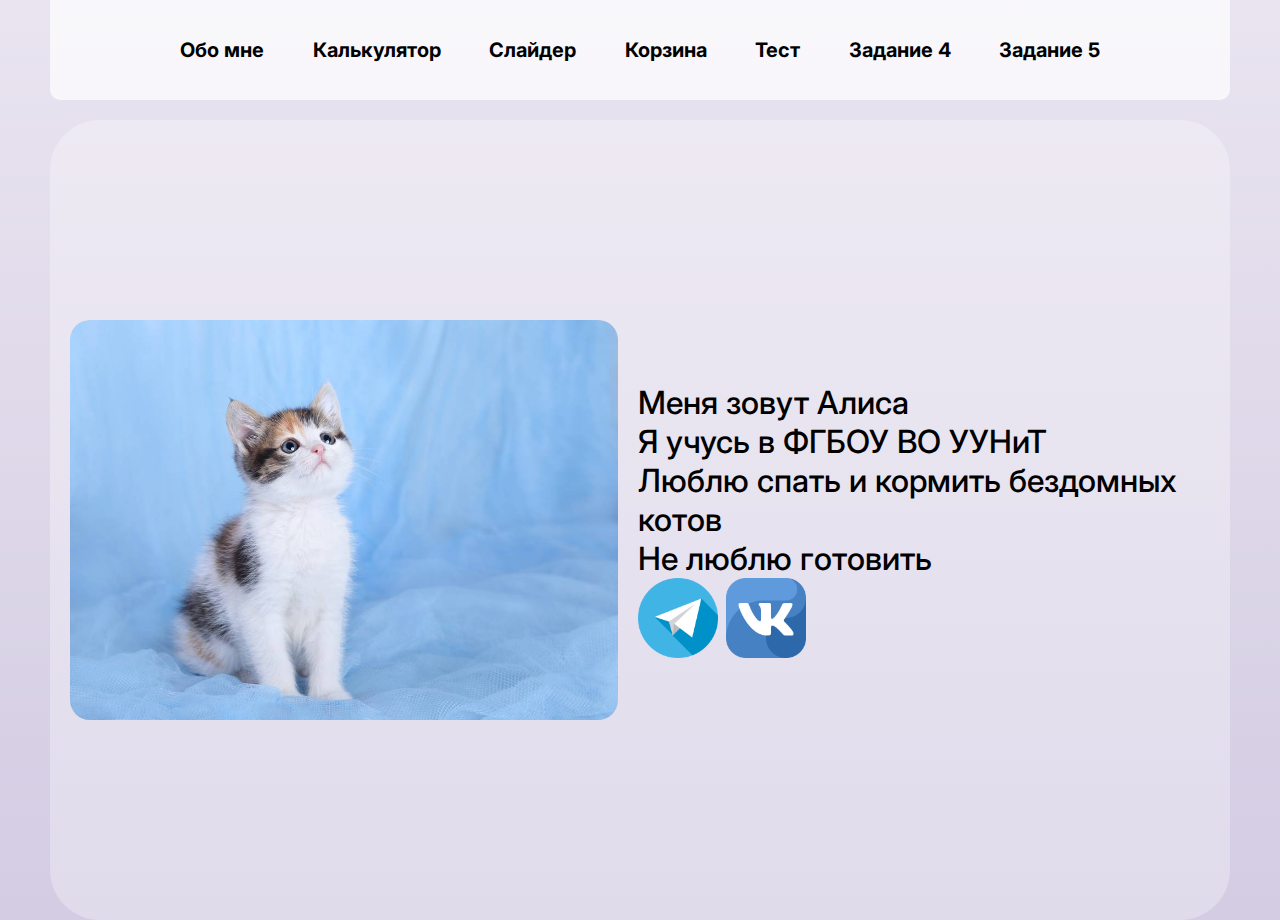
<file: index.html>
<!DOCTYPE html>
<html lang="ru">
  <head>
    <meta charset="UTF-8" />
    <meta name="viewport" content="width=device-width, initial-scale=1.0" />
    <link rel="stylesheet" href="css/main.css" />
    <title>Главная</title>
  </head>
  <body class="body">
    <div class="container">
      <nav class="nav">
        <ul class="nav__list">
          <li class="nav__item">
            <a href="./html/about.html" class="nav__link">Обо мне</a>
          </li>
          <li class="nav__item">
            <a href="./html/calc.html" class="nav__link">Калькулятор</a>
          </li>
          <li class="nav__item">
            <a href="./html/slider.html" class="nav__link">Слайдер</a>
          </li>
          <li class="nav__item">
            <a href="./html/cart.html" class="nav__link">Корзина</a>
          </li>
          <li class="nav__item">
            <a href="./html/test.html" class="nav__link">Тест</a>
          </li>
          <li class="nav__item">
            <a href="./html/task4.html" class="nav__link">Задание 4</a>
          </li>
          <li class="nav__item">
            <a href="./html/task5.html" class="nav__link">Задание 5</a>
          </li>
        </ul>
      </nav>
      <div class="content">
        <img src="img/me.jpg" alt="me" class="my__photo" />
        <ul class="my__descr">
          <li class="descr__item">Меня зовут Алиса</li>
          <li class="descr__item">Я учусь в ФГБОУ ВО УУНиТ</li>
          <li class="descr__item">Люблю спать и кормить бездомных котов</li>
          <li class="descr__item">Не люблю готовить</li>
          <li class="descr__item">
            <div class="soc__links">
              <a href="https://t.me/alice_gilazova">
                <img src="/img/telegram.png" alt="" />
              </a>
              <a href="https://vk.com/id196371620">
                <img src="img/vk.png" alt="" />
              </a>
            </div>
          </li>
        </ul>
      </div>
    </div>
  </body>
</html>
</file>
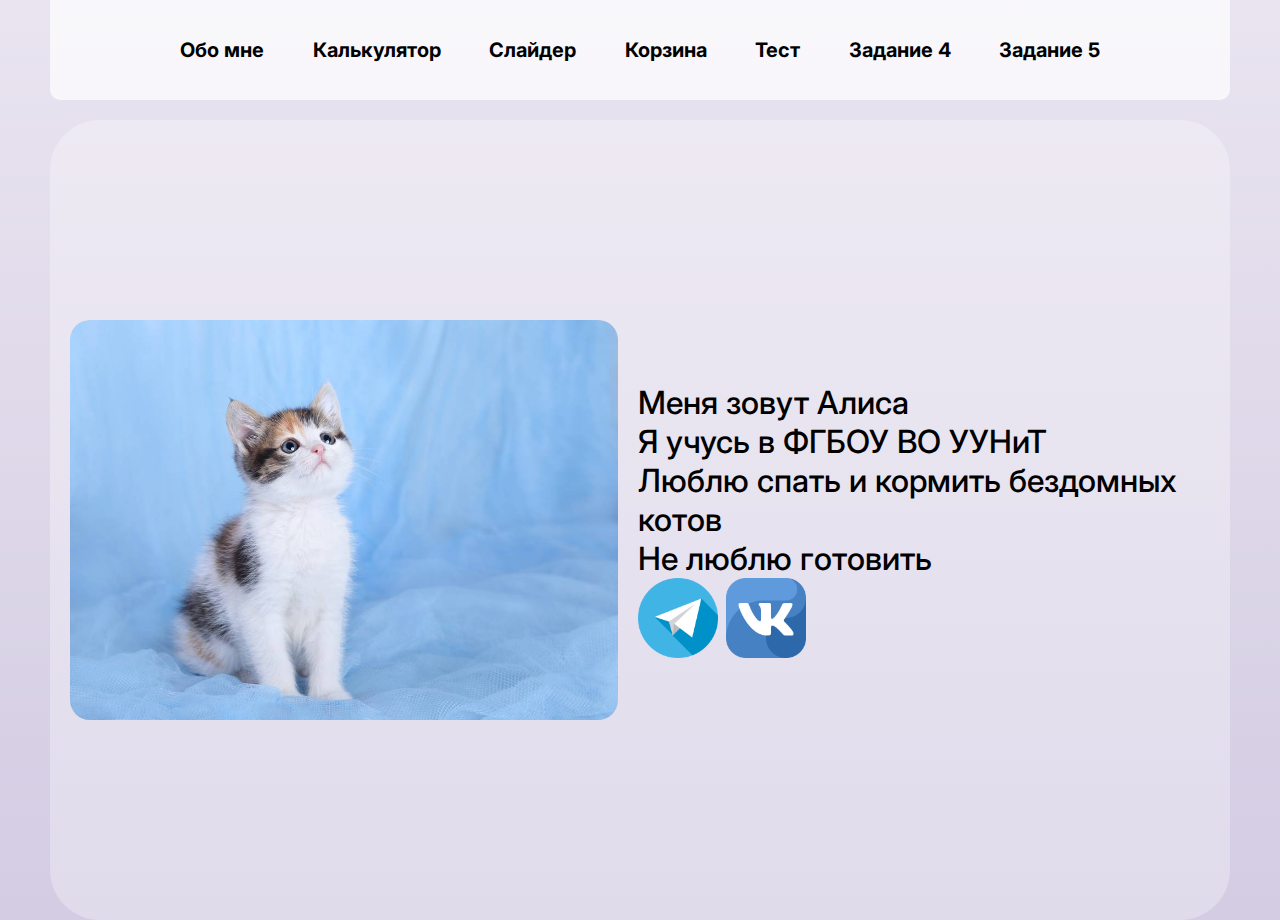
<file: html/about.html>
<!DOCTYPE html>
<html lang="ru">
  <head>
    <meta charset="UTF-8" />
    <meta name="viewport" content="width=device-width, initial-scale=1.0" />
    <link rel="stylesheet" href="../css/main.css" />
    <title>Обо мне</title>
  </head>
  <body class="body">
    <div class="container">
      <nav class="nav">
        <ul class="nav__list">
          <li class="nav__item">
            <a href="./about.html" class="nav__link">Обо мне</a>
          </li>
          <li class="nav__item">
            <a href="./calc.html" class="nav__link">Калькулятор</a>
          </li>
          <li class="nav__item">
            <a href="./slider.html" class="nav__link">Слайдер</a>
          </li>
          <li class="nav__item">
            <a href="./cart.html" class="nav__link">Корзина</a>
          </li>
          <li class="nav__item">
            <a href="./test.html" class="nav__link">Тест</a>
          </li>
          <li class="nav__item">
            <a href="./task4.html" class="nav__link">Задание 4</a>
          </li>
          <li class="nav__item">
            <a href="./task5.html" class="nav__link">Задание 5</a>
          </li>
        </ul>
      </nav>
      <div class="content">
        <img src="../img/me.jpg" alt="me" class="my__photo" />
        <ul class="my__descr">
          <li class="descr__item">Меня зовут Алиса</li>
          <li class="descr__item">Я учусь в ФГБОУ ВО УУНиТ</li>
          <li class="descr__item">Люблю спать и кормить бездомных котов</li>
          <li class="descr__item">Не люблю готовить</li>
          <li class="descr__item">
            <div class="soc__links">
              <a href="https://t.me/alice_gilazova">
                <img src="../img/telegram.png" alt="" />
              </a>
              <a href="https://vk.com/id196371620">
                <img src="../img/vk.png" alt="" />
              </a>
            </div>
          </li>
        </ul>
      </div>
    </div>
  </body>
</html>
</file>
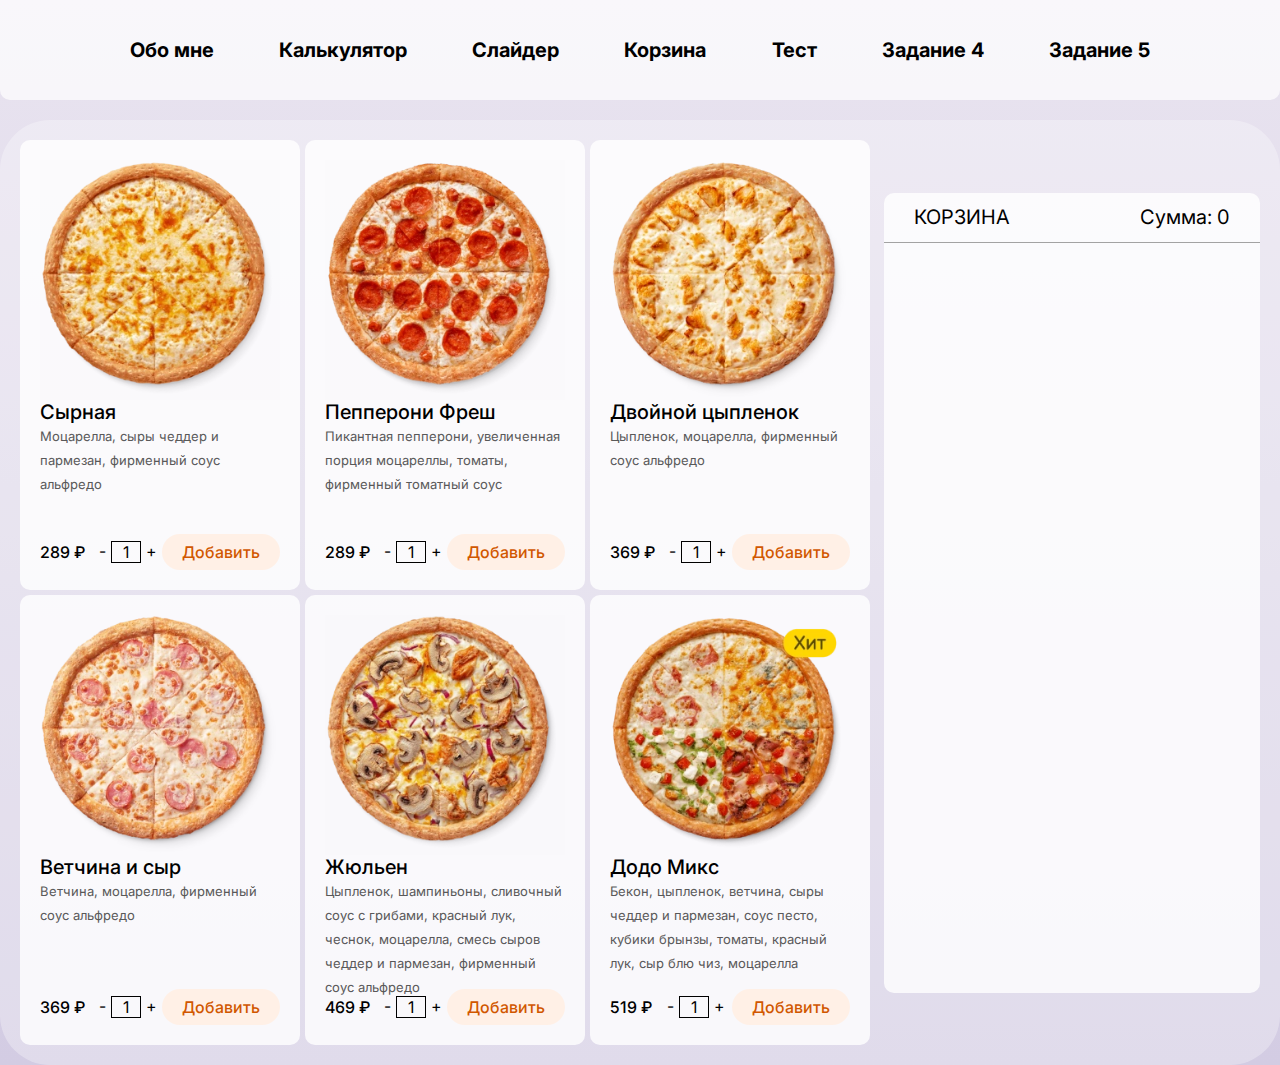
<file: html/cart.html>
<!DOCTYPE html>
<html lang="ru">
  <head>
    <meta charset="UTF-8" />
    <meta name="viewport" content="width=device-width, initial-scale=1.0" />
    <title>Корзина</title>
    <link rel="stylesheet" href="../css/main.css" />
  </head>
  <body class="body">
    <div class="container cart__container">
      <nav class="nav">
        <ul class="nav__list">
          <li class="nav__item">
            <a href="./about.html" class="nav__link">Обо мне</a>
          </li>
          <li class="nav__item">
            <a href="./calc.html" class="nav__link">Калькулятор</a>
          </li>
          <li class="nav__item">
            <a href="./slider.html" class="nav__link">Слайдер</a>
          </li>
          <li class="nav__item">
            <a href="./cart.html" class="nav__link">Корзина</a>
          </li>
          <li class="nav__item">
            <a href="./test.html" class="nav__link">Тест</a>
          </li>
          <li class="nav__item">
            <a href="./task4.html" class="nav__link">Задание 4</a>
          </li>
          <li class="nav__item">
            <a href="./task5.html" class="nav__link">Задание 5</a>
          </li>
        </ul>
      </nav>
      <div class="content">
        <div class="cards">
          <div class="card">
            <img src="../img/1.webp" alt="" class="card__image" />
            <div class="card__title">Сырная</div>
            <div class="card__descr">
              Моцарелла, сыры чеддер и пармезан, фирменный соус альфредо
            </div>
            <div class="card__bottom">
              <div class="card__price">289 ₽</div>
              <div class="card__quantity">
                <div class="card__quantity__btn">-</div>
                <input class="card__quantity__input" type="text" value="1" />
                <div class="card__quantity__btn">+</div>
              </div>
              <div class="card__btn">Добавить</div>
            </div>
          </div>
          <div class="card">
            <img src="../img/2.webp" alt="" class="card__image" />
            <div class="card__title">Пепперони Фреш</div>
            <div class="card__descr">
              Пикантная пепперони, увеличенная порция моцареллы, томаты,
              фирменный томатный соус
            </div>
            <div class="card__bottom">
              <div class="card__price">289 ₽</div>
              <div class="card__quantity">
                <div class="card__quantity__btn">-</div>
                <input class="card__quantity__input" type="text" value="1" />
                <div class="card__quantity__btn">+</div>
              </div>
              <div class="card__btn">Добавить</div>
            </div>
          </div>
          <div class="card">
            <img src="../img/3.webp" alt="" class="card__image" />
            <div class="card__title">Двойной цыпленок</div>
            <div class="card__descr">
              Цыпленок, моцарелла, фирменный соус альфредо
            </div>
            <div class="card__bottom">
              <div class="card__price">369 ₽</div>
              <div class="card__quantity">
                <div class="card__quantity__btn">-</div>
                <input class="card__quantity__input" type="text" value="1" />
                <div class="card__quantity__btn">+</div>
              </div>
              <div class="card__btn">Добавить</div>
            </div>
          </div>
          <div class="card">
            <img src="../img/4.webp" alt="" class="card__image" />
            <div class="card__title">Ветчина и сыр</div>
            <div class="card__descr">
              Ветчина, моцарелла, фирменный соус альфредо
            </div>
            <div class="card__bottom">
              <div class="card__price">369 ₽</div>
              <div class="card__quantity">
                <div class="card__quantity__btn">-</div>
                <input class="card__quantity__input" type="text" value="1" />
                <div class="card__quantity__btn">+</div>
              </div>
              <div class="card__btn">Добавить</div>
            </div>
          </div>
          <div class="card">
            <img src="../img/5.webp" alt="" class="card__image" />
            <div class="card__title">Жюльен</div>
            <div class="card__descr">
              Цыпленок, шампиньоны, сливочный соус с грибами, красный лук,
              чеснок, моцарелла, смесь сыров чеддер и пармезан, фирменный соус
              альфредо
            </div>
            <div class="card__bottom">
              <div class="card__price">469 ₽</div>
              <div class="card__quantity">
                <div class="card__quantity__btn">-</div>
                <input class="card__quantity__input" type="text" value="1" />
                <div class="card__quantity__btn">+</div>
              </div>
              <div class="card__btn">Добавить</div>
            </div>
          </div>
          <div class="card">
            <img src="../img/6.webp" alt="" class="card__image" />
            <div class="card__title">Додо Микс</div>
            <div class="card__descr">
              Бекон, цыпленок, ветчина, сыры чеддер и пармезан, соус песто,
              кубики брынзы, томаты, красный лук, сыр блю чиз, моцарелла
            </div>
            <div class="card__bottom">
              <div class="card__price">519 ₽</div>
              <div class="card__quantity">
                <div class="card__quantity__btn">-</div>
                <input class="card__quantity__input" type="text" value="1" />
                <div class="card__quantity__btn">+</div>
              </div>
              <div class="card__btn">Добавить</div>
            </div>
          </div>
        </div>
        <div class="cart">
          <div class="cart__title">
            <div>КОРЗИНА</div>
            <div class="cart__sum">Сумма: 0</div>
          </div>
          <div class="cart__body"></div>
        </div>
      </div>
    </div>
    <script src="../js/cart.js"></script>
  </body>
</html>
</file>
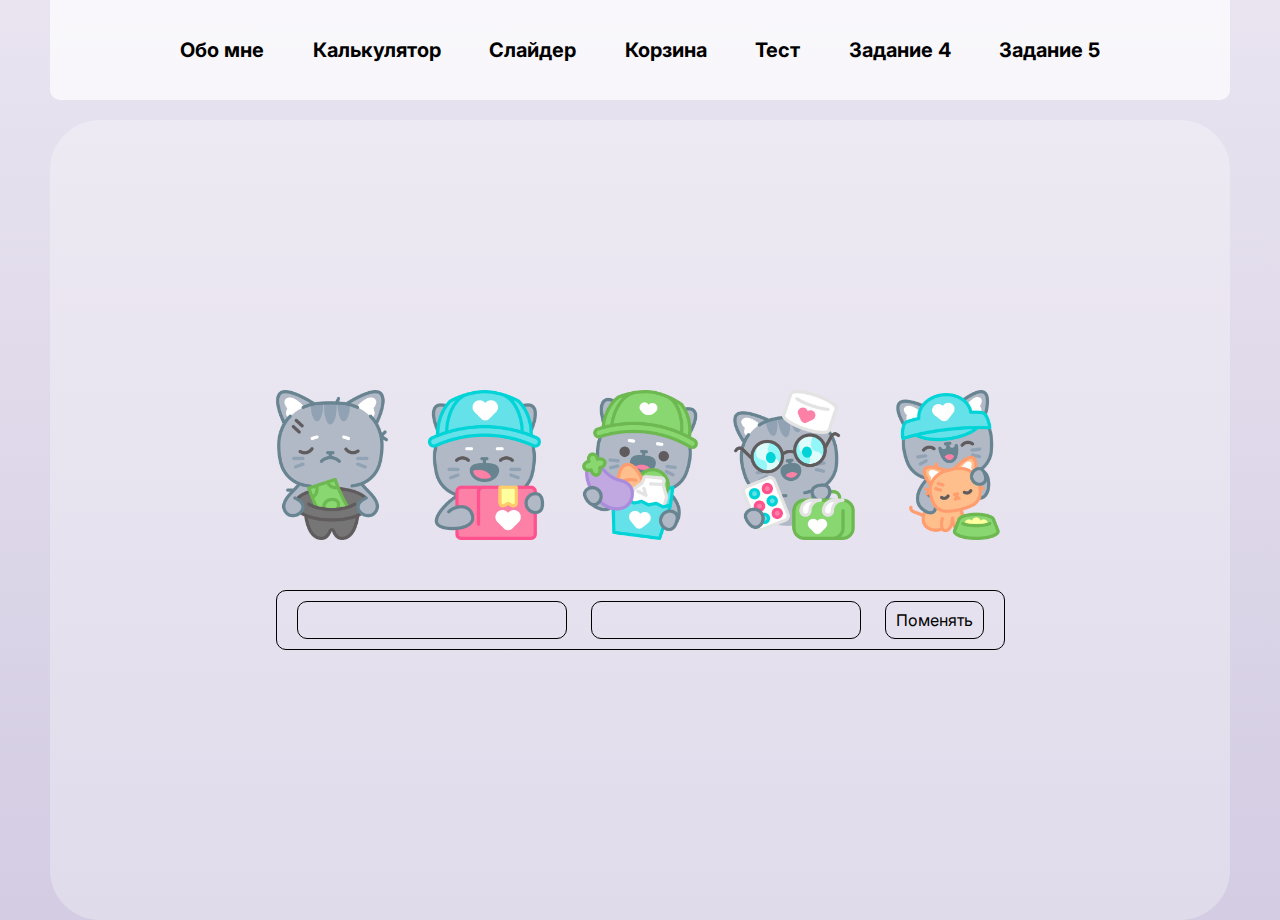
<file: html/task4.html>
<!DOCTYPE html>
<html lang="ru">
  <head>
    <meta charset="UTF-8" />
    <meta name="viewport" content="width=device-width, initial-scale=1.0" />
    <link rel="stylesheet" href="../css/main.css" />
    <title>Задание 4</title>
  </head>
  <body class="body">
    <div class="container">
      <nav class="nav">
        <ul class="nav__list">
          <li class="nav__item">
            <a href="./about.html" class="nav__link">Обо мне</a>
          </li>
          <li class="nav__item">
            <a href="./calc.html" class="nav__link">Калькулятор</a>
          </li>
          <li class="nav__item">
            <a href="./slider.html" class="nav__link">Слайдер</a>
          </li>
          <li class="nav__item">
            <a href="./cart.html" class="nav__link">Корзина</a>
          </li>
          <li class="nav__item">
            <a href="./test.html" class="nav__link">Тест</a>
          </li>
          <li class="nav__item">
            <a href="./task4.html" class="nav__link">Задание 4</a>
          </li>
          <li class="nav__item">
            <a href="./task5.html" class="nav__link">Задание 5</a>
          </li>
        </ul>
      </nav>
      <div class="content task4__content">
        <div class="images_to_swap">
            <img class='image_to_swap' src="../img/beggar.png" alt="" id="1">
            <img class='image_to_swap' src="../img/charity.png" alt="" id="2">
            <img class='image_to_swap' src="../img/donation.png" alt="" id="3">
            <img class='image_to_swap' src="../img/medicine.png" alt="" id="4">
            <img class='image_to_swap' src="../img/cat.png" alt="" id="5">
        </div>
        <div class="taks4__btns">
            <input type="text" id="swapStart">
            <input type="text" id="swapEnd">
            <button class="doSwap">Поменять</button>
        </div>
    </div>
    <script src="../js/task4.js"></script>
  </body>
</html>
</file>
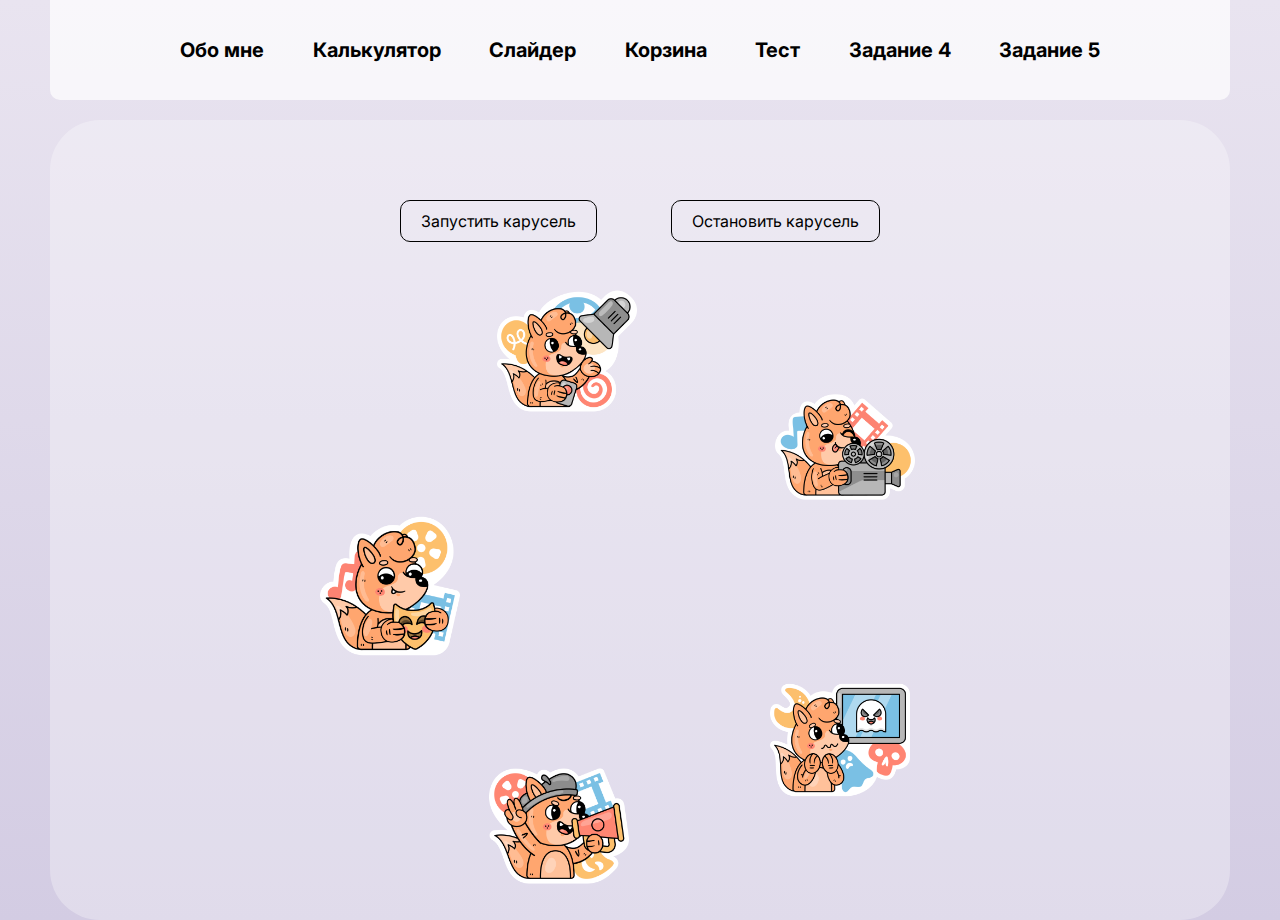
<file: html/task5.html>
<!DOCTYPE html>
<html lang="ru">
  <head>
    <meta charset="UTF-8" />
    <meta name="viewport" content="width=device-width, initial-scale=1.0" />
    <link rel="stylesheet" href="../css/main.css" />
    <title>Задание 5</title>
  </head>
  <body class="body">
    <div class="container">
      <nav class="nav">
        <ul class="nav__list">
          <li class="nav__item">
            <a href="./about.html" class="nav__link">Обо мне</a>
          </li>
          <li class="nav__item">
            <a href="./calc.html" class="nav__link">Калькулятор</a>
          </li>
          <li class="nav__item">
            <a href="./slider.html" class="nav__link">Слайдер</a>
          </li>
          <li class="nav__item">
            <a href="./cart.html" class="nav__link">Корзина</a>
          </li>
          <li class="nav__item">
            <a href="./test.html" class="nav__link">Тест</a>
          </li>
          <li class="nav__item">
            <a href="./task4.html" class="nav__link">Задание 4</a>
          </li>
          <li class="nav__item">
            <a href="./task5.html" class="nav__link">Задание 5</a>
          </li>
        </ul>
      </nav>
      <div class="content carousel__content">
        <button id="startBtn">Запустить карусель</button>

        <div class="logos">
          <img class="logos__img" src="../img/horror.png" />
          <img class="logos__img" src="../img/film-director.png" />
          <img class="logos__img" src="../img/mask.png" />
          <img class="logos__img" src="../img/spotlight.png" />
          <img class="logos__img" src="../img/video-camera.png" />
        </div>
        <button id="stopBtn">Остановить карусель</button>
      </div>
    </div>
    <script src="../js/task5.js"></script>
  </body>
</html>
</file>
<file: css/main.css>
@import "./reset.css";
@import url("https://fonts.googleapis.com/css2?family=Inter:wght@100;200;300;400;500;600;700;800;900&family=Lato:ital,wght@0,100;0,300;0,400;0,700;0,900;1,100;1,300;1,400;1,700;1,900&display=swap");

.body {
  background: linear-gradient(0deg, #d3cce3 0%, #e9e4f0 100%);
  background-repeat: no-repeat;
  min-height: 100vh;

  font-family: Inter;
}

.container {
  max-width: 1180px;
  width: 100%;
  display: flex;
  flex-direction: column;
  justify-content: center;
  align-items: center;

  margin: 0 auto;
}

.nav {
  display: flex;

  width: 100%;

  margin: 0 auto;
  padding: 38px 130px;

  border-radius: 0px 0px 10px 10px;
  background: rgba(255, 255, 255, 0.7);
}

.nav__list {
  display: flex;
  justify-content: space-between;
  align-items: center;
  width: 100%;

  margin: 0 auto;
}

.nav__link {
  color: #000;
  text-align: center;
  font-family: Inter;
  font-size: 20px;
  font-style: normal;
  font-weight: 700;
  line-height: normal;
}

.content {
  width: 100%;
  min-height: 800px;

  display: flex;
  justify-content: center;
  align-items: center;

  border-radius: 50px;
  background: rgba(255, 255, 255, 0.3);

  margin-top: 20px;
  padding: 20px;
}

.my__photo {
  height: 400px;
  border-radius: 20px;
}

.my__descr {
  margin-left: 20px;

  color: #000;
  text-align: left;
  font-family: Inter;
  font-size: 32px;
  font-style: normal;
  font-weight: 500;
  line-height: normal;
}

.soc__links a img {
  width: 80px;
}

.calc {
  width: 430px;
  height: 690px;

  display: flex;
  flex-direction: column;
  justify-content: center;
  align-items: center;

  border-radius: 10px;
  background: #7679b0;
}

.calc__expr {
  width: 390px;
  height: 100px;

  display: flex;
  justify-content: end;
  align-items: end;

  border-radius: 20px;
  background: #fff;

  margin-bottom: 20px;
  padding: 10px 20px;

  color: #000;
  text-align: right;
  font-family: Inter;
  font-size: 40px;
  font-style: normal;
  font-weight: 500;
  line-height: normal;
}

.calc__btns {
  display: flex;
  flex-direction: column;
  row-gap: 10px;
}

.calc__row {
  display: flex;
  column-gap: 10px;
}

.calc__btn {
  width: 90px;
  height: 90px;

  display: flex;
  justify-content: center;
  align-items: center;

  border-radius: 10px;
  background: #2e2f3e;

  color: #fb0;
  font-family: Inter;
  font-size: 32px;
  font-style: normal;
  font-weight: 400;
  line-height: normal;

  cursor: pointer;
}

.calc__btn__zero,
.calc__btn__equal {
  width: 190px;
}

.slider-container {
  position: relative;
  width: 800px;
  margin: 0 auto;
  overflow: hidden;
}

.slider {
  display: flex;
  transition: transform 0.5s;

  border-radius: 20px;
}

.slider img {
  width: 100%;
  height: auto;
  border-radius: 20px;
}

.slider__btns {
  display: flex;
  justify-content: center;
  align-items: center;
  column-gap: 50px;

  margin-top: 20px;
}

.slider-btn {
  display: flex;
  justify-content: center;
  align-items: center;

  border-radius: 10px;

  padding: 10px;
  background-color: rgba(0, 0, 0, 0.3);
  color: white;
  font-size: 32px;
  border: none;
  cursor: pointer;
}

#prevBtn {
  left: 10px;
}

#nextBtn {
  right: 10px;
}

.cart__container {
  max-width: 1300px;
}

.cards {
  width: 100%;
  display: flex;
  flex-wrap: wrap;
  column-gap: 5px;
  row-gap: 5px;
}

.card {
  width: 280px;
  height: 450px;

  display: flex;
  flex-direction: column;

  position: relative;

  padding: 20px;

  background-color: rgba(255, 255, 255, 0.8);
  border-radius: 10px;
}

.card__title {
  color: #000;
  font-family: Inter;
  font-size: 20px;
  font-style: normal;
  font-weight: 500;
  line-height: 24px;
}

.card__descr {
  color: #595959;
  font-family: Inter;
  font-size: 13px;
  font-style: normal;
  font-weight: 400;
  line-height: 24px;
}

.card__bottom {
  width: 100%;

  display: flex;
  justify-content: space-between;
  align-items: center;

  position: absolute;
  bottom: 20px;
  padding-right: 40px;
}

.card__price {
  display: flex;
}

.card__btn {
  display: flex;
}

.cart {
  width: 540px;
  height: 800px;

  background-color: rgba(255, 255, 255, 0.8);

  border-radius: 10px;
}

.cart__title {
  height: 50px;
  border-bottom: 1px solid #a3a3a3;

  display: flex;
  justify-content: space-between;
  align-items: center;

  color: #000;
  font-family: Inter;
  font-size: 20px;
  font-style: normal;
  font-weight: 400;
  line-height: 24px;

  padding: 0 30px;
}

.card__price {
  font-weight: 500;
}

.card__quantity {
  display: flex;
  width: 50px;
}

.card__quantity__input {
  border: 1px solid black;
  width: 30px;
  margin: 0 5px;
  text-align: center;
}

.card__quantity__btn {
  cursor: pointer;
  user-select: none;
}

.card__btn {
  background-color: rgb(255, 240, 230);
  color: rgb(209, 87, 0);
  padding: 8px 20px;
  border-radius: 999px;
  font-weight: 500;

  cursor: pointer;
  user-select: none;
}

.order {
  width: 100%;
  height: 100px;
  display: flex;
  justify-content: start;
  align-items: center;

  padding: 0 10px;

  position: relative;
}

.order__image {
  width: 80px;
}

.order__title {}

.order__quantity {
  position: absolute;
  top: 40px;
  right: 100px;
}

.order__btns {
  display: flex;
  flex-direction: column;

  position: absolute;
  right: 60px;
  top: 35px;
}

.order__btn__add {
  width: 10px;
  cursor: pointer;
}

.order__btn__delete {
  width: 10px;
  cursor: pointer;
}

.order__sum {
  position: absolute;
  right: 10px;
}

.task {
  cursor: pointer;

  color: #000;
  font-family: Inter;
  font-size: 32px;
  font-style: normal;
  font-weight: 400;
  line-height: normal;
}

.myModal {
  position: fixed;
  top: 0;
  bottom: 0;
  right: 0;
  left: 0;
  display: none;
  background: rgba(0, 0, 0, 0.5);
}

.myModalContent {
  padding: 25px;
  background-color: white;
  border-radius: 16px;
  min-width: 250px;

  color: #000;
  font-family: Inter;
  font-size: 28px;
  font-style: normal;
  font-weight: 400;
  line-height: normal;
}

.question {
  margin-bottom: 10px;
}

.myModal.active {
  display: flex;
  justify-content: center;
  align-items: center;
}

.answers input {
  margin-right: 10px;
}

.rigthAnswersOutput {
  color: #000;
  font-family: Inter;
  font-size: 48px;
  font-style: normal;
  font-weight: 600;
  line-height: normal;
}

.task4__content {
  display: flex;
  flex-direction: column;
}

.images_to_swap {
  margin-bottom: 50px;
}

.image_to_swap {
  width: 150px;
}

.taks4__btns {
  border: 1px solid black;
  padding: 10px 20px;
  border-radius: 10px;
}

#swapStart,
#swapEnd {
  border: 1px solid black;
  border-radius: 10px;

  margin-right: 20px;
  padding: 8px 10px;
}

.doSwap {
  border: 1px solid black;
  padding: 8px 10px;
  border-radius: 10px;
}

.logos {
  position: relative;
  margin-top: 300px;
  left: 80px;
  width: 300px;
  height: 300px;
}

.logos__img {
  position: absolute;
  width: 140px;
  height: auto;
}

#startBtn,
#stopBtn {
  border: 1px solid black;
  border-radius: 10px;
  padding: 10px 20px;
}

#startBtn {
  position: absolute;
  top: 200px;
  left: 400px;
}

#stopBtn {
  position: absolute;
  top: 200px;
  right: 400px;
}

.acceptResult {
  color: #000;
  font-family: Inter;
  font-size: 32px;
  font-style: normal;
  font-weight: 600;
  line-height: normal;
  text-align: center;

  margin-top: 20px;

  border: 3px solid black;
  border-radius: 10px;
  padding: 8px 10px;

  cursor: pointer;

  transition: all 0.3s ease;
}

.acceptResult:hover {
  transform: scale(1.1);
}
</file>
